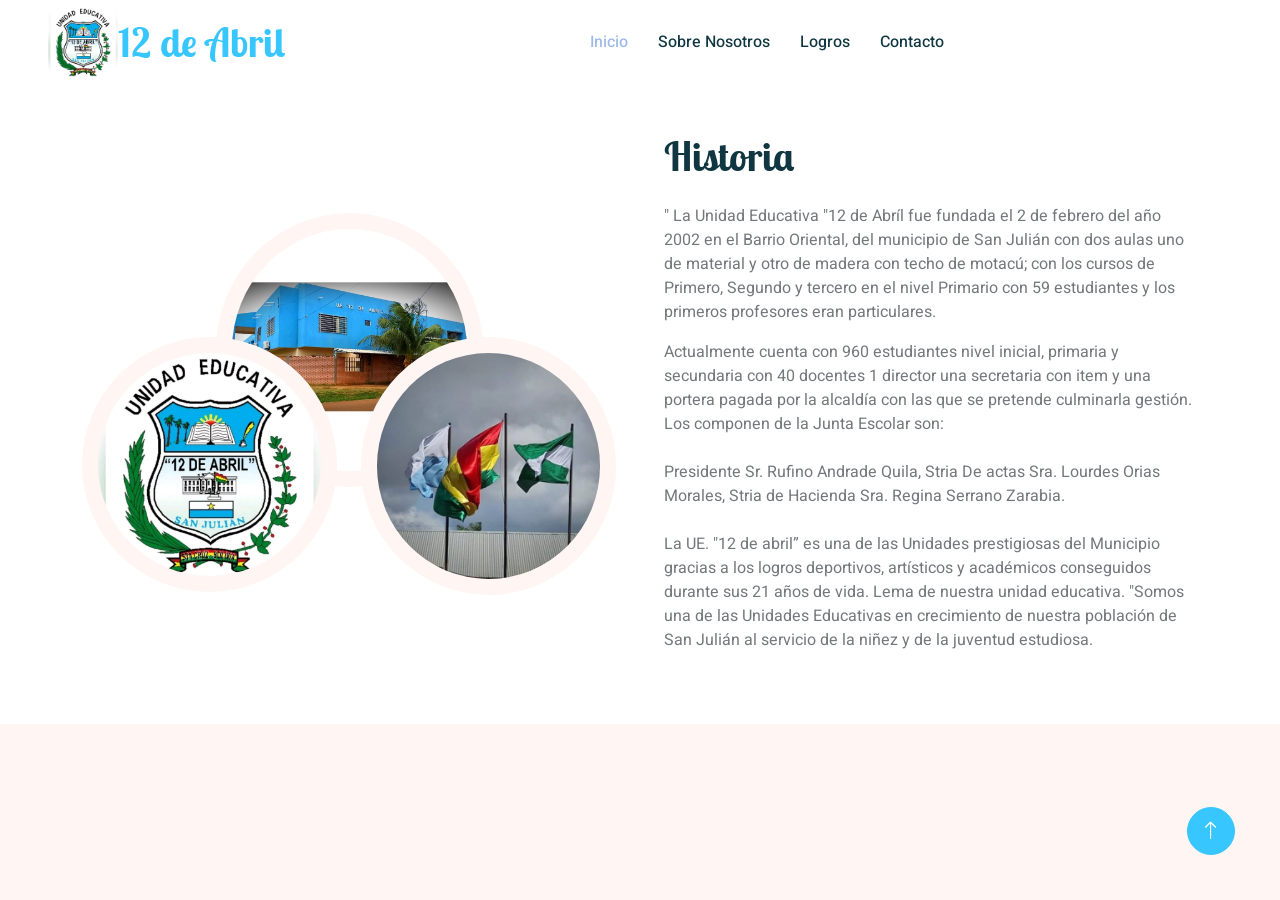
<file: index.html>
<!DOCTYPE html>
<html lang="es">

<head>
  <meta charset="utf-8">
  <title>UE 12 de Abril</title>
  <meta content="width=device-width, initial-scale=1.0" name="viewport">
  <meta name="robots" content="index, follow" />
  <meta property="og:locale" content="es_BO" />
  <meta property="og:type" content="website" />
  <meta name="author" content="Janet y Elizabeth" />
  <meta name="description" content="Web institucional de la UE 12 de abril" />
  <meta property="og:description" content="Web institucional de la UE 12 de abril" />
  <meta property="og:url" content="https://ue12abril.web.app/" />
  <meta property="og:title" content="UE 12 de abril" />

  <meta property="og:image:type" content="image/jpg" />
  <meta property="og:image:height" content="715" />
  <meta property="og:image:width" content="715" />
  <meta property="og:image"
    content="https://res.cloudinary.com/juanvladimir13/image/upload/v1730727823/escudo_wwsnna.jpg" />

  <!-- Favicon -->
  <link href="img/favicon.ico" rel="icon">

  <!-- Google Web Fonts -->
  <link rel="preconnect" href="https://fonts.googleapis.com">
  <link rel="preconnect" href="https://fonts.gstatic.com" crossorigin>
  <link
    href="https://fonts.googleapis.com/css2?family=Heebo:wght@400;500;600&family=Inter:wght@600&family=Lobster+Two:wght@700&display=swap"
    rel="stylesheet">

  <!-- Icon Font Stylesheet -->
  <link href="https://cdnjs.cloudflare.com/ajax/libs/font-awesome/5.10.0/css/all.min.css" rel="stylesheet">
  <link href="https://cdn.jsdelivr.net/npm/bootstrap-icons@1.4.1/font/bootstrap-icons.css" rel="stylesheet">

  <!-- Libraries Stylesheet -->
  <link href="/lib/animate/animate.min.css" rel="stylesheet">
  <link href="/lib/owlcarousel/assets/owl.carousel.min.css" rel="stylesheet">

  <!-- Customized Bootstrap Stylesheet -->
  <link href="/css/bootstrap.min.css" rel="stylesheet">

  <!-- Template Stylesheet -->
  <link href="/css/style.css" rel="stylesheet">
</head>

<body>
  <div class="container-xxl bg-white p-0">
    <!-- Navbar Start -->
    <nav class="navbar navbar-expand-lg bg-white navbar-light sticky-top px-4 px-lg-5 py-lg-0">
      <img src="img/escudo.jpg" width="70" height="70" alt="" srcset="">
      <a href="index.html" class="navbar-brand">

        <h1 class="m-0 text-primary">12 de Abril</h1>
      </a>
      <button type="button" class="navbar-toggler" data-bs-toggle="collapse" data-bs-target="#navbarCollapse">
        <span class="navbar-toggler-icon"></span>
      </button>
      <div class="collapse navbar-collapse" id="navbarCollapse">
        <div class="navbar-nav mx-auto">
          <a href="index.html" class="nav-item nav-link active">Inicio</a>
          <a href="about.html" class="nav-item nav-link">Sobre Nosotros</a>
          <a href="classes.html" class="nav-item nav-link">Logros</a>
          <a href="contact.html" class="nav-item nav-link">Contacto</a>
        </div>
      </div>
    </nav>
    <!-- Navbar End -->

    <!-- About Start -->
    <div class="container-xxl py-5">
      <div class="container">
        <div class="row g-5 align-items-center">
          <div class="col-lg-6 about-img wow " data-wow-delay="0.5s">
            <div class="row">
              <div class="col-12 text-center">
                <img class="img-fluid w-50 rounded-circle bg-light p-3" src="img/modulo12.jpg" alt="">
              </div>
              <div class="col-6 text-start" style="margin-top: -150px;">
                <img class="img-fluid w-100 rounded-circle bg-light p-3" src="img/escudo.jpg" alt="">
              </div>
              <div class="col-6 text-end" style="margin-top: -150px;">
                <img class="img-fluid w-100 rounded-circle bg-light p-3" src="img/bandera3.jpg" alt="">
              </div>
            </div>
          </div>
          <div class="col-lg-6 wow" data-wow-delay="0.1s">
            <h1 class="mb-4">Historia</h1>
            <p>" La Unidad Educativa "12 de Abríl fue fundada el 2 de febrero del año 2002 en el Barrio
              Oriental, del municipio de San Julián con dos aulas uno de material y otro de madera con
              techo de motacú; con los cursos de Primero, Segundo y tercero en el nivel Primario con 59
              estudiantes y los primeros profesores eran particulares.</p>
            <p class="mb-4">Actualmente cuenta con 960 estudiantes nivel inicial, primaria y secundaria con
              40 docentes 1 director una secretaria con item y una portera pagada por la alcaldía con las
              que se pretende culminarla gestión. Los componen de la Junta Escolar son:</p>
            <p class="mb-4">Presidente Sr. Rufino Andrade Quila, Stria De actas Sra. Lourdes Orias Morales, Stria de
              Hacienda Sra. Regina Serrano Zarabia.
            </p>
            <p class="mb-4">La UE. "12 de abril” es una de las Unidades prestigiosas del Municipio gracias a los logros
              deportivos, artísticos y académicos conseguidos durante sus 21 años de vida. Lema de nuestra unidad
              educativa. "Somos una de las Unidades Educativas en crecimiento de nuestra población de San Julián al
              servicio de la niñez y de la juventud estudiosa. </p>

          </div>

        </div>
      </div>
    </div>
    <!-- About End -->

    <!-- Back to Top -->
    <a href="#" class="btn btn-lg btn-primary btn-lg-square back-to-top"><i class="bi bi-arrow-up"></i></a>
  </div>

  <!-- JavaScript Libraries -->
  <script src="https://code.jquery.com/jquery-3.4.1.min.js"></script>
  <script src="https://cdn.jsdelivr.net/npm/bootstrap@5.0.0/dist/js/bootstrap.bundle.min.js"></script>
  <script src="/lib/wow/wow.min.js"></script>
  <script src="/lib/easing/easing.min.js"></script>
  <script src="/lib/waypoints/waypoints.min.js"></script>
  <script src="/lib/owlcarousel/owl.carousel.min.js"></script>

  <!-- Template Javascript -->
  <script src="/js/main.js"></script>
</body>

</html>
</file>
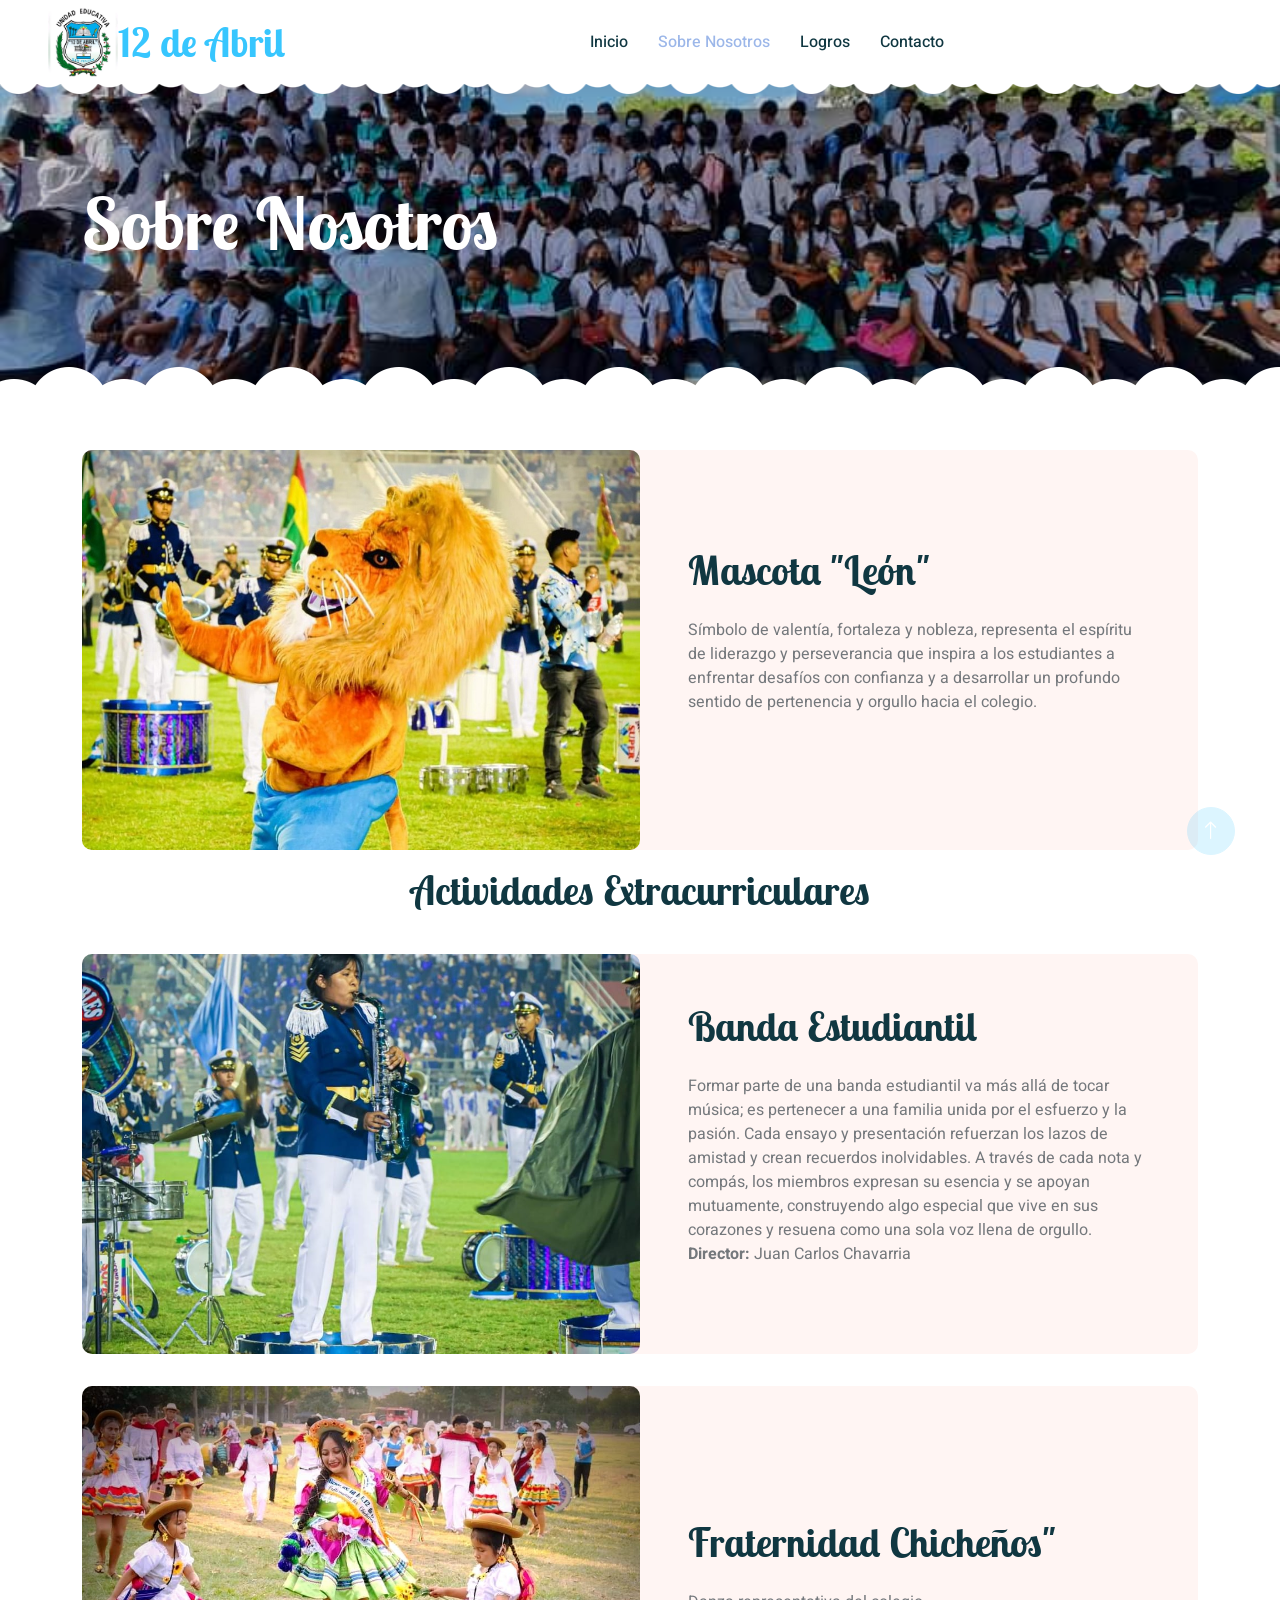
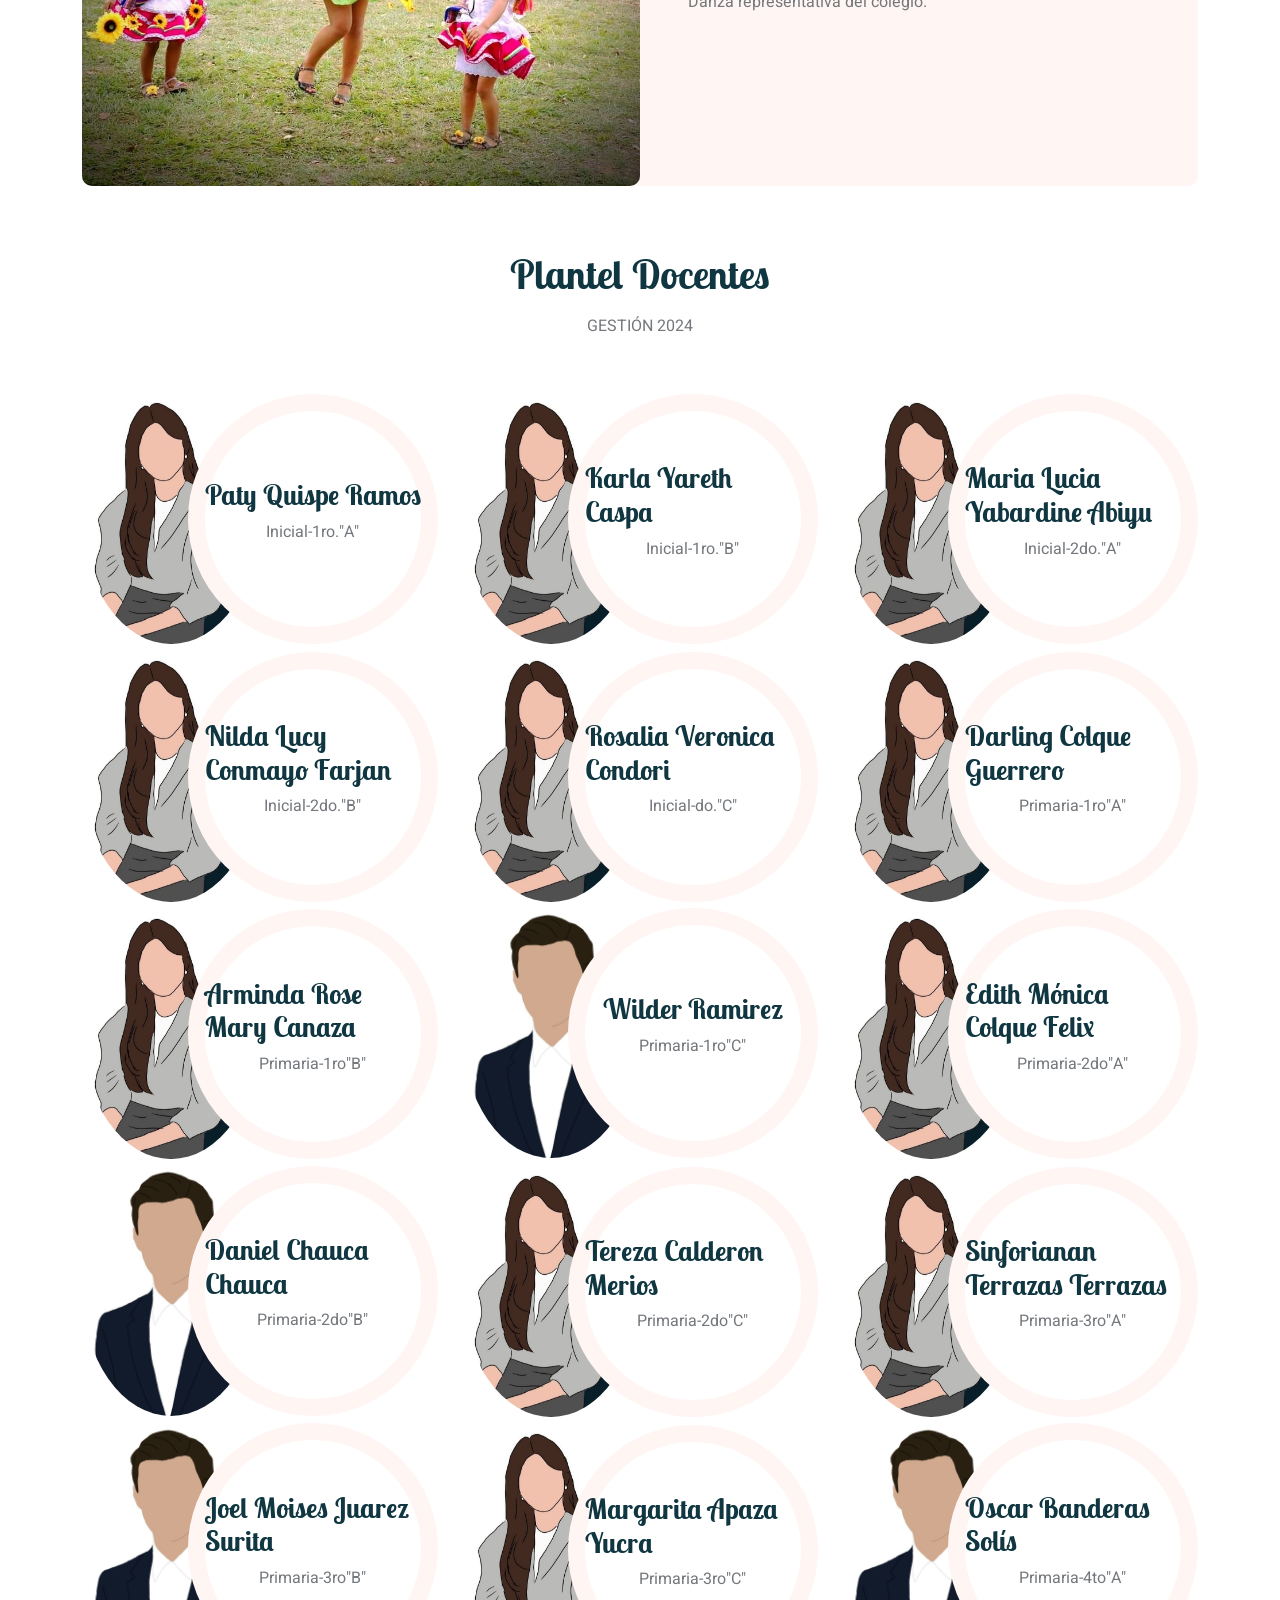
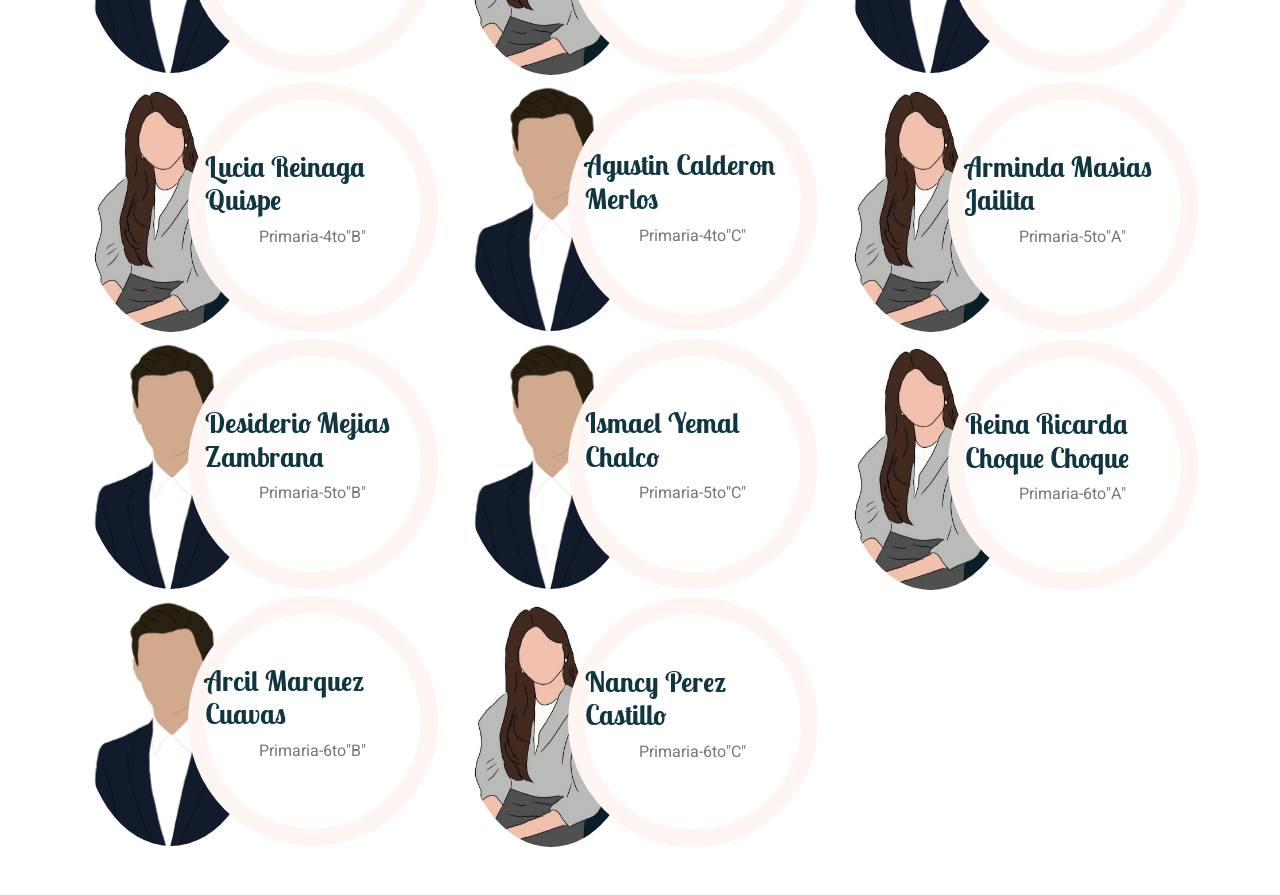
<file: about.html>
<!DOCTYPE html>
<html lang="es">

<head>
  <meta charset="utf-8">
  <title>UE 12 de Abril</title>
  <meta content="width=device-width, initial-scale=1.0" name="viewport">
  <!-- Favicon -->
  <link href="img/favicon.ico" rel="icon">
  <meta name="robots" content="index, follow" />
  <meta property="og:locale" content="es_BO" />
  <meta property="og:type" content="website" />
  <meta name="author" content="Janet y Elizabeth" />
  <meta name="description" content="Web institucional de la UE 12 de abril" />
  <meta property="og:description" content="Web institucional de la UE 12 de abril" />
  <meta property="og:url" content="https://ue12abril.web.app/" />
  <meta property="og:title" content="UE 12 de abril" />

  <meta property="og:image:type" content="image/jpg" />
  <meta property="og:image:height" content="715" />
  <meta property="og:image:width" content="715" />
  <meta property="og:image"
    content="https://res.cloudinary.com/juanvladimir13/image/upload/v1730727823/escudo_wwsnna.jpg" />
  <!-- Google Web Fonts -->
  <link rel="preconnect" href="https://fonts.googleapis.com">
  <link rel="preconnect" href="https://fonts.gstatic.com" crossorigin>
  <link
    href="https://fonts.googleapis.com/css2?family=Heebo:wght@400;500;600&family=Inter:wght@600&family=Lobster+Two:wght@700&display=swap"
    rel="stylesheet">

  <!-- Icon Font Stylesheet -->
  <link href="https://cdnjs.cloudflare.com/ajax/libs/font-awesome/5.10.0/css/all.min.css" rel="stylesheet">
  <link href="https://cdn.jsdelivr.net/npm/bootstrap-icons@1.4.1/font/bootstrap-icons.css" rel="stylesheet">

  <!-- Libraries Stylesheet -->
  <link href="/lib/animate/animate.min.css" rel="stylesheet">
  <link href="/lib/owlcarousel/assets/owl.carousel.min.css" rel="stylesheet">

  <!-- Customized Bootstrap Stylesheet -->
  <link href="/css/bootstrap.min.css" rel="stylesheet">

  <!-- Template Stylesheet -->
  <link href="/css/style.css" rel="stylesheet">
</head>

<body>
  <div class="container-xxl bg-white p-0">
    <!-- Navbar Start -->
    <nav class="navbar navbar-expand-lg bg-white navbar-light sticky-top px-4 px-lg-5 py-lg-0">
      <img src="img/escudo.jpg" width="70" height="70" alt="" srcset="">
      <a href="index.html" class="navbar-brand">

        <h1 class="m-0 text-primary">12 de Abril</h1>
      </a>
      <button type="button" class="navbar-toggler" data-bs-toggle="collapse" data-bs-target="#navbarCollapse">
        <span class="navbar-toggler-icon"></span>
      </button>
      <div class="collapse navbar-collapse" id="navbarCollapse">
        <div class="navbar-nav mx-auto">
          <a href="index.html" class="nav-item nav-link">Inicio</a>
          <a href="about.html" class="nav-item nav-link active">Sobre Nosotros</a>
          <a href="classes.html" class="nav-item nav-link">Logros</a>
          <a href="contact.html" class="nav-item nav-link">Contacto</a>
        </div>
      </div>
    </nav>
    <!-- Navbar End -->


    <!-- Page Header End -->
    <div class="container-xxl py-5 page-header position-relative mb-5">
      <div class="container py-5">
        <h1 class="display-2 text-white animated slideInDown mb-4">Sobre Nosotros</h1>
      </div>
    </div>
    <!-- Page Header End -->

    <!-- Call To Action Start -->
    <div class="container-xxl py-3">
      <div class="container">
        <div class="bg-light rounded">
          <div class="row g-0">
            <div class="col-lg-6 wow fadeIn" data-wow-delay="0.1s" style="min-height: 400px;">
              <div class="position-relative h-100">
                <img class="position-absolute w-100 h-100 rounded" src="img/mascotadelcolegio.jpg"
                  style="object-fit: cover;">
              </div>
            </div>
            <div class="col-lg-6 wow fadeIn" data-wow-delay="0.5s">
              <div class="h-100 d-flex flex-column justify-content-center p-5">
                <h1 class="mb-4">Mascota "León"</h1>
                <p class="mb-4">Símbolo de valentía, fortaleza y nobleza, representa el espíritu de
                  liderazgo y perseverancia que inspira a los estudiantes a enfrentar desafíos con
                  confianza y a desarrollar un profundo sentido de pertenencia y orgullo hacia el
                  colegio.</p>
                </p>
              </div>
            </div>
          </div>
        </div>
      </div>
    </div>
    <!-- Call To Action End -->
    <h1 class="mb-4 text-center mb-0">Actividades Extracurriculares</h1>
    <!-- Call To Action Start -->
    <div class="container-xxl py-3">
      <div class="container">
        <div class="bg-light rounded">
          <div class="row g-0">
            <div class="col-lg-6 wow fadeIn" data-wow-delay="0.1s" style="min-height: 400px;">
              <div class="position-relative h-100">
                <img class="position-absolute w-100 h-100 rounded" src="img/bandas2024.jpg" style="object-fit: cover;">
              </div>
            </div>
            <div class="col-lg-6 wow fadeIn" data-wow-delay="0.5s">
              <div class="h-100 d-flex flex-column justify-content-center p-5">
                <h1 class="mb-4">Banda Estudiantil</h1>
                <p class="mb-4">Formar parte de una banda estudiantil va más allá de tocar música; es
                  pertenecer a una familia unida por el esfuerzo y la pasión. Cada ensayo y
                  presentación refuerzan los lazos de amistad y crean recuerdos inolvidables. A través
                  de cada nota y compás, los miembros expresan su esencia y se apoyan mutuamente,
                  construyendo algo especial que vive en sus corazones y resuena como una sola voz
                  llena de orgullo. <strong>Director: </strong> Juan Carlos Chavarria
                </p>
                </p>
              </div>
            </div>
          </div>
        </div>
      </div>
    </div>
    <!-- Call To Action End -->


    <!-- Call To Action Start -->
    <div class="container-xxl py-3">
      <div class="container">
        <div class="bg-light rounded">
          <div class="row g-0">
            <div class="col-lg-6 wow fadeIn" data-wow-delay="0.1s" style="min-height: 400px;">
              <div class="position-relative h-100">
                <img class="position-absolute w-100 h-100 rounded" src="img/chichenio.jpg" style="object-fit: cover;">
              </div>
            </div>
            <div class="col-lg-6 wow fadeIn" data-wow-delay="0.5s">
              <div class="h-100 d-flex flex-column justify-content-center p-5">
                <h1 class="mb-4">Fraternidad Chicheños"</h1>
                <p class="mb-4">Danza representativa del colegio.</p>
                </p>
              </div>
            </div>
          </div>
        </div>
      </div>
    </div>
    <!-- Call To Action End -->

    <!-- Team Start -->
    <div class="container-xxl py-5">
      <div class="container">
        <div class="text-center mx-auto mb-5 wow " data-wow-delay="0.1s" style="max-width: 600px;">
          <h1 class="mb-3">Plantel Docentes</h1>
          <p>GESTIÓN 2024</p>
        </div>
        <div class="row g-4">
          <div class="col-lg-4 col-md-6 wow " data-wow-delay="0.1s">
            <div class="team-item position-relative">
              <img class="img-fluid rounded-circle w-50" src="img/Maestra.jpg" alt="">
              <div class="team-text">
                <h3>Paty Quispe Ramos</h3>
                <p>Inicial-1ro."A"</p>

              </div>
            </div>
          </div>
          <div class="col-lg-4 col-md-6 wow " data-wow-delay="0.3s">
            <div class="team-item position-relative">
              <img class="img-fluid rounded-circle w-50" src="img/Maestra.jpg" alt="">
              <div class="team-text">
                <h3>Karla Yareth Caspa</h3>
                <p>Inicial-1ro."B"</p>

              </div>
            </div>
          </div>
          <div class="col-lg-4 col-md-6 wow " data-wow-delay="0.5s">
            <div class="team-item position-relative">
              <img class="img-fluid rounded-circle w-50" src="img/Maestra.jpg" alt="">
              <div class="team-text">
                <h3>Maria Lucia Yabardine Abiyu</h3>
                <p>Inicial-2do."A"</p>

              </div>
            </div>
          </div>
        </div>
        <div class="row g-4">
          <div class="col-lg-4 col-md-6 wow " data-wow-delay="0.1s">
            <div class="team-item position-relative">
              <img class="img-fluid rounded-circle w-50" src="img/Maestra.jpg" alt="">
              <div class="team-text">
                <h3>Nilda Lucy Conmayo Farjan</h3>
                <p>Inicial-2do."B"</p>

              </div>
            </div>
          </div>
          <div class="col-lg-4 col-md-6 wow " data-wow-delay="0.3s">
            <div class="team-item position-relative">
              <img class="img-fluid rounded-circle w-50" src="img/Maestra.jpg" alt="">
              <div class="team-text">
                <h3>Rosalia Veronica Condori</h3>
                <p>Inicial-do."C"</p>

              </div>
            </div>
          </div>
          <div class="col-lg-4 col-md-6 wow " data-wow-delay="0.5s">
            <div class="team-item position-relative">
              <img class="img-fluid rounded-circle w-50" src="img/Maestra.jpg" alt="">
              <div class="team-text">
                <h3>Darling Colque Guerrero</h3>
                <p>Primaria-1ro"A"</p>

              </div>
            </div>
          </div>
        </div>
        <div class="row g-4">
          <div class="col-lg-4 col-md-6 wow " data-wow-delay="0.1s">
            <div class="team-item position-relative">
              <img class="img-fluid rounded-circle w-50" src="img/Maestra.jpg" alt="">
              <div class="team-text">
                <h3>Arminda Rose Mary Canaza</h3>
                <p>Primaria-1ro"B"</p>

              </div>
            </div>
          </div>
          <div class="col-lg-4 col-md-6 wow " data-wow-delay="0.3s">
            <div class="team-item position-relative">
              <img class="img-fluid rounded-circle w-50" src="img/profesor.jpg" alt="">
              <div class="team-text">
                <h3>Wilder Ramirez</h3>
                <p>Primaria-1ro"C" </p>

              </div>
            </div>
          </div>
          <div class="col-lg-4 col-md-6 wow " data-wow-delay="0.5s">
            <div class="team-item position-relative">
              <img class="img-fluid rounded-circle w-50" src="img/Maestra.jpg" alt="">
              <div class="team-text">
                <h3>Edith Mónica Colque Felix</h3>
                <p>Primaria-2do"A"</p>

              </div>
            </div>
          </div>
        </div>
        <div class="row g-4">
          <div class="col-lg-4 col-md-6 wow " data-wow-delay="0.1s">
            <div class="team-item position-relative">
              <img class="img-fluid rounded-circle w-50" src="img/profesor.jpg" alt="">
              <div class="team-text">
                <h3>Daniel Chauca Chauca</h3>
                <p>Primaria-2do"B"</p>

              </div>
            </div>
          </div>
          <div class="col-lg-4 col-md-6 wow " data-wow-delay="0.3s">
            <div class="team-item position-relative">
              <img class="img-fluid rounded-circle w-50" src="img/Maestra.jpg" alt="">
              <div class="team-text">
                <h3>Tereza Calderon Merios</h3>
                <p>Primaria-2do"C"</p>

              </div>
            </div>
          </div>
          <div class="col-lg-4 col-md-6 wow " data-wow-delay="0.5s">
            <div class="team-item position-relative">
              <img class="img-fluid rounded-circle w-50" src="img/Maestra.jpg" alt="">
              <div class="team-text">
                <h3>Sinforianan Terrazas Terrazas</h3>
                <p>Primaria-3ro"A"</p>

              </div>
            </div>
          </div>
        </div>
        <div class="row g-4">
          <div class="col-lg-4 col-md-6 wow " data-wow-delay="0.1s">
            <div class="team-item position-relative">
              <img class="img-fluid rounded-circle w-50" src="img/profesor.jpg" alt="">
              <div class="team-text">
                <h3>Joel Moises Juarez Surita</h3>
                <p>Primaria-3ro"B"</p>

              </div>
            </div>
          </div>
          <div class="col-lg-4 col-md-6 wow " data-wow-delay="0.3s">
            <div class="team-item position-relative">
              <img class="img-fluid rounded-circle w-50" src="img/Maestra.jpg" alt="">
              <div class="team-text">
                <h3>Margarita Apaza Yucra</h3>
                <p>Primaria-3ro"C"</p>

              </div>
            </div>
          </div>
          <div class="col-lg-4 col-md-6 wow " data-wow-delay="0.5s">
            <div class="team-item position-relative">
              <img class="img-fluid rounded-circle w-50" src="img/profesor.jpg" alt="">
              <div class="team-text">
                <h3>Oscar Banderas Solís</h3>
                <p>Primaria-4to"A"</p>

              </div>
            </div>
          </div>
        </div>
        <div class="row g-4">
          <div class="col-lg-4 col-md-6 wow " data-wow-delay="0.1s">
            <div class="team-item position-relative">
              <img class="img-fluid rounded-circle w-50" src="img/Maestra.jpg" alt="">
              <div class="team-text">
                <h3>Lucia Reinaga Quispe</h3>
                <p>Primaria-4to"B"</p>

              </div>
            </div>
          </div>
          <div class="col-lg-4 col-md-6 wow " data-wow-delay="0.3s">
            <div class="team-item position-relative">
              <img class="img-fluid rounded-circle w-50" src="img/profesor.jpg" alt="">
              <div class="team-text">
                <h3>Agustin Calderon Merlos</h3>
                <p>Primaria-4to"C"</p>

              </div>
            </div>
          </div>
          <div class="col-lg-4 col-md-6 wow " data-wow-delay="0.5s">
            <div class="team-item position-relative">
              <img class="img-fluid rounded-circle w-50" src="img/Maestra.jpg" alt="">
              <div class="team-text">
                <h3>Arminda Masias Jailita</h3>
                <p>Primaria-5to"A"</p>

              </div>
            </div>
          </div>
        </div>
        <div class="row g-4">
          <div class="col-lg-4 col-md-6 wow " data-wow-delay="0.1s">
            <div class="team-item position-relative">
              <img class="img-fluid rounded-circle w-50" src="img/profesor.jpg" alt="">
              <div class="team-text">
                <h3>Desiderio Mejias Zambrana</h3>
                <p>Primaria-5to"B"</p>

              </div>
            </div>
          </div>
          <div class="col-lg-4 col-md-6 wow " data-wow-delay="0.3s">
            <div class="team-item position-relative">
              <img class="img-fluid rounded-circle w-50" src="img/profesor.jpg" alt="">
              <div class="team-text">
                <h3>Ismael Yemal Chalco</h3>
                <p>Primaria-5to"C"</p>

              </div>
            </div>
          </div>
          <div class="col-lg-4 col-md-6 wow " data-wow-delay="0.5s">
            <div class="team-item position-relative">
              <img class="img-fluid rounded-circle w-50" src="img/Maestra.jpg" alt="">
              <div class="team-text">
                <h3>Reina Ricarda Choque Choque</h3>
                <p>Primaria-6to"A"</p>

              </div>
            </div>
          </div>
        </div>
        <div class="row g-4">
          <div class="col-lg-4 col-md-6 wow " data-wow-delay="0.1s">
            <div class="team-item position-relative">
              <img class="img-fluid rounded-circle w-50" src="img/profesor.jpg" alt="">
              <div class="team-text">
                <h3>Arcil Marquez Cuavas</h3>
                <p>Primaria-6to"B"</p>

              </div>
            </div>
          </div>
          <div class="col-lg-4 col-md-6 wow " data-wow-delay="0.3s">
            <div class="team-item position-relative">
              <img class="img-fluid rounded-circle w-50" src="img/Maestra.jpg" alt="">
              <div class="team-text">
                <h3>Nancy Perez Castillo</h3>
                <p>Primaria-6to"C"</p>

              </div>
            </div>
          </div>
        </div>
      </div>
    </div>
    <!-- Team End -->

    <!-- Back to Top -->
    <a href="#" class="btn btn-lg btn-primary btn-lg-square back-to-top"><i class="bi bi-arrow-up"></i></a>
  </div>

  <!-- JavaScript Libraries -->
  <script src="https://code.jquery.com/jquery-3.4.1.min.js"></script>
  <script src="https://cdn.jsdelivr.net/npm/bootstrap@5.0.0/dist/js/bootstrap.bundle.min.js"></script>
  <script src="/lib/wow/wow.min.js"></script>
  <script src="/lib/easing/easing.min.js"></script>
  <script src="/lib/waypoints/waypoints.min.js"></script>
  <script src="/lib/owlcarousel/owl.carousel.min.js"></script>

  <!-- Template Javascript -->
  <script src="/js/main.js"></script>
</body>

</html>
</file>
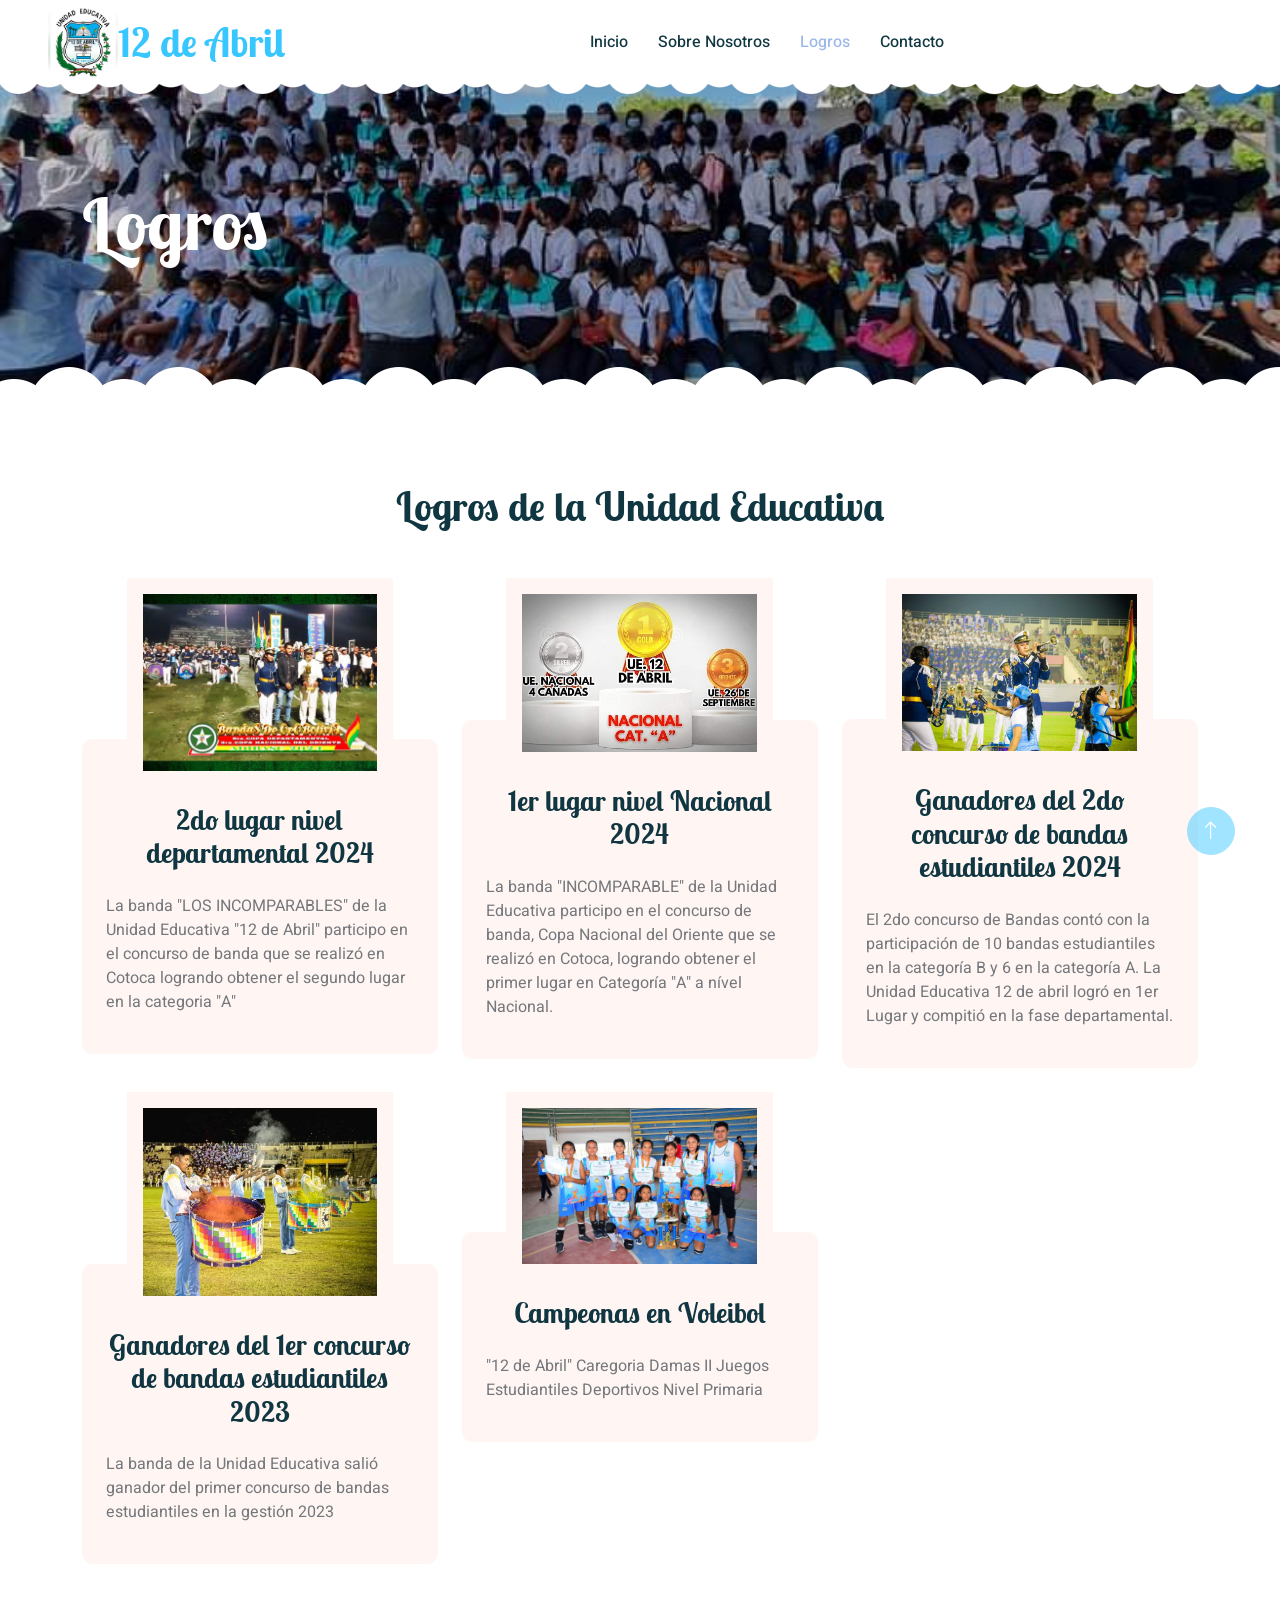
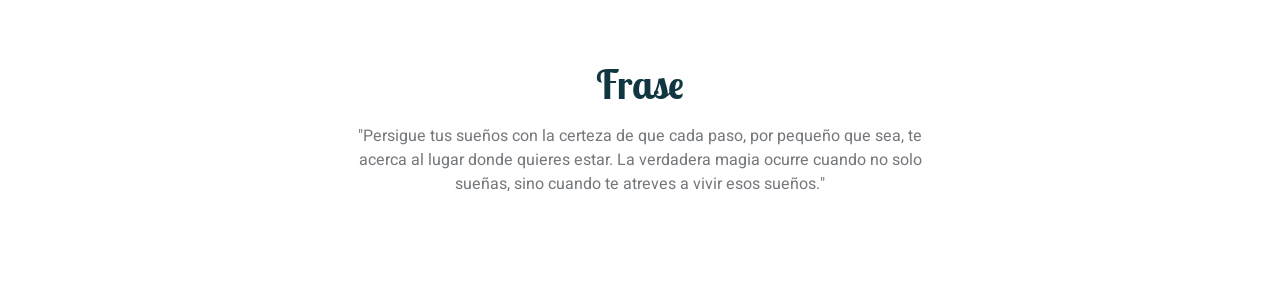
<file: classes.html>
<!DOCTYPE html>
<html lang="es">

<head>
  <meta charset="utf-8">
  <title>UE 12 de Abril</title>
  <meta content="width=device-width, initial-scale=1.0" name="viewport">
  <meta name="robots" content="index, follow" />
  <meta property="og:locale" content="es_BO" />
  <meta property="og:type" content="website" />
  <meta name="author" content="Janet y Elizabeth" />
  <meta name="description" content="Web institucional de la UE 12 de abril" />
  <meta property="og:description" content="Web institucional de la UE 12 de abril" />
  <meta property="og:url" content="https://ue12abril.web.app/" />
  <meta property="og:title" content="UE 12 de abril" />

  <meta property="og:image:type" content="image/jpg" />
  <meta property="og:image:height" content="715" />
  <meta property="og:image:width" content="715" />
  <meta property="og:image"
    content="https://res.cloudinary.com/juanvladimir13/image/upload/v1730727823/escudo_wwsnna.jpg" />

  <!-- Favicon -->
  <link href="img/favicon.ico" rel="icon">

  <!-- Google Web Fonts -->
  <link rel="preconnect" href="https://fonts.googleapis.com">
  <link rel="preconnect" href="https://fonts.gstatic.com" crossorigin>
  <link
    href="https://fonts.googleapis.com/css2?family=Heebo:wght@400;500;600&family=Inter:wght@600&family=Lobster+Two:wght@700&display=swap"
    rel="stylesheet">

  <!-- Icon Font Stylesheet -->
  <link href="https://cdnjs.cloudflare.com/ajax/libs/font-awesome/5.10.0/css/all.min.css" rel="stylesheet">
  <link href="https://cdn.jsdelivr.net/npm/bootstrap-icons@1.4.1/font/bootstrap-icons.css" rel="stylesheet">

  <!-- Libraries Stylesheet -->
  <link href="/lib/animate/animate.min.css" rel="stylesheet">
  <link href="/lib/owlcarousel/assets/owl.carousel.min.css" rel="stylesheet">

  <!-- Customized Bootstrap Stylesheet -->
  <link href="/css/bootstrap.min.css" rel="stylesheet">

  <!-- Template Stylesheet -->
  <link href="/css/style.css" rel="stylesheet">
</head>

<body>
  <div class="container-xxl bg-white p-0">
    <!-- Navbar Start -->
    <nav class="navbar navbar-expand-lg bg-white navbar-light sticky-top px-4 px-lg-5 py-lg-0">
      <img src="img/escudo.jpg" width="70" height="70" alt="" srcset="">
      <a href="index.html" class="navbar-brand">

        <h1 class="m-0 text-primary">12 de Abril</h1>
      </a>
      <button type="button" class="navbar-toggler" data-bs-toggle="collapse" data-bs-target="#navbarCollapse">
        <span class="navbar-toggler-icon"></span>
      </button>
      <div class="collapse navbar-collapse" id="navbarCollapse">
        <div class="navbar-nav mx-auto">
          <a href="index.html" class="nav-item nav-link">Inicio</a>
          <a href="about.html" class="nav-item nav-link">Sobre Nosotros</a>
          <a href="classes.html" class="nav-item nav-link active">Logros</a>
          <a href="contact.html" class="nav-item nav-link">Contacto</a>
        </div>
      </div>
    </nav>
    <!-- Navbar End -->


    <!-- Page Header End -->
    <div class="container-xxl py-5 page-header position-relative mb-5">
      <div class="container py-5">
        <h1 class="display-2 text-white animated slideInDown mb-4">Logros</h1>
        <nav aria-label="breadcrumb animated slideInDown">
        </nav>
      </div>
    </div>
    <!-- Page Header End -->


    <!-- Classes Start -->
    <div class="container-xxl py-5">
      <div class="container">
        <div class="text-center mx-auto mb-5 wow " data-wow-delay="0.1s" style="max-width: 600px;">
          <h1 class="mb-3">Logros de la Unidad Educativa</h1>
          <p></p>
        </div>
        <div class="row g-4">
          <div class="col-lg-4 col-md-6 wow " data-wow-delay="0.1s">
            <div class="classes-item">
              <div class="bg-light w-75 mx-auto p-3">
                <img class="img-fluid" src="img/ganador2024.jpg" alt="">
              </div>
              <div class="bg-light rounded p-4 pt-5 mt-n5">
                <a class="d-block text-center h3 mt-3 mb-4" href="">2do lugar nivel departamental
                  2024</a>

                <p>La banda "LOS INCOMPARABLES" de la Unidad Educativa "12 de Abril" participo en el
                  concurso de banda que se realizó en Cotoca logrando obtener el segundo lugar en la
                  categoria "A"</p>
              </div>
            </div>
          </div>
          <div class="col-lg-4 col-md-6 wow " data-wow-delay="0.3s">
            <div class="classes-item">
              <div class="bg-light w-75 mx-auto p-3">
                <img class="img-fluid" src="img/1erlugarbanda.jpg" alt="">
              </div>
              <div class="bg-light rounded p-4 pt-5 mt-n5">
                <a class="d-block text-center h3 mt-3 mb-4" href="">1er lugar nivel Nacional 2024</a>
                <p>La banda "INCOMPARABLE" de la Unidad Educativa participo en el concurso de banda,
                  Copa Nacional del Oriente que se realizó en Cotoca, logrando obtener el primer lugar
                  en Categoría "A" a nível Nacional. </p>
              </div>
            </div>
          </div>

          <div class="col-lg-4 col-md-6 wow " data-wow-delay="0.3s">
            <div class="classes-item">
              <div class="bg-light w-75 mx-auto p-3">
                <img class="img-fluid" src="img/banda2024.jpg" alt="">
              </div>
              <div class="bg-light rounded p-4 pt-5 mt-n5">
                <a class="d-block text-center h3 mt-3 mb-4" href="">Ganadores del 2do concurso de bandas
                  estudiantiles 2024</a>
                <p>El 2do concurso de Bandas contó con la participación de 10 bandas estudiantiles en la
                  categoría B y 6 en la categoría A.
                  La Unidad Educativa 12 de abril logró en 1er Lugar y compitió en la fase
                  departamental.</p>
              </div>
            </div>
          </div>

          <div class="col-lg-4 col-md-6 wow " data-wow-delay="0.3s">
            <div class="classes-item">
              <div class="bg-light w-75 mx-auto p-3">
                <img class="img-fluid" src="img/bandaimcomparable2023.jpg" alt="">
              </div>
              <div class="bg-light rounded p-4 pt-5 mt-n5">
                <a class="d-block text-center h3 mt-3 mb-4" href="">Ganadores del 1er concurso de bandas
                  estudiantiles 2023</a>
                <p>La banda de la Unidad Educativa salió ganador del primer concurso de bandas
                  estudiantiles en la gestión 2023</p>
              </div>
            </div>
          </div>

          <div class="col-lg-4 col-md-6 wow " data-wow-delay="0.3s">
            <div class="classes-item">
              <div class="bg-light w-75 mx-auto p-3">
                <img class="img-fluid" src="img/olimpiadas2023ganadorasvolibol.jpg" alt="">
              </div>
              <div class="bg-light rounded p-4 pt-5 mt-n5">
                <a class="d-block text-center h3 mt-3 mb-4" href="">Campeonas en Voleibol</a>
                <p>"12 de Abril" Caregoria Damas II Juegos Estudiantiles Deportivos Nivel Primaria </p>
              </div>
            </div>
          </div>
        </div>
      </div>
    </div>
    <!-- Classes End -->

    <!-- Testimonial Start -->
    <div class="container-xxl py-5">
      <div class="container">
        <div class="text-center mx-auto mb-5 wow " data-wow-delay="0.1s" style="max-width: 600px;">
          <h1 class="mb-3">Frase</h1>
          <p>"Persigue tus sueños con la certeza de que cada paso, por pequeño que sea, te acerca al lugar
            donde quieres estar. La verdadera magia ocurre cuando no solo sueñas, sino cuando te atreves a
            vivir esos sueños."</p>
        </div>
      </div>
    </div>
    <!-- Testimonial End -->

    <!-- Back to Top -->
    <a href="#" class="btn btn-lg btn-primary btn-lg-square back-to-top"><i class="bi bi-arrow-up"></i></a>
  </div>

  <!-- JavaScript Libraries -->
  <script src="https://code.jquery.com/jquery-3.4.1.min.js"></script>
  <script src="https://cdn.jsdelivr.net/npm/bootstrap@5.0.0/dist/js/bootstrap.bundle.min.js"></script>
  <script src="/lib/wow/wow.min.js"></script>
  <script src="/lib/easing/easing.min.js"></script>
  <script src="/lib/waypoints/waypoints.min.js"></script>
  <script src="/lib/owlcarousel/owl.carousel.min.js"></script>

  <!-- Template Javascript -->
  <script src="/js/main.js"></script>
</body>

</html>
</file>
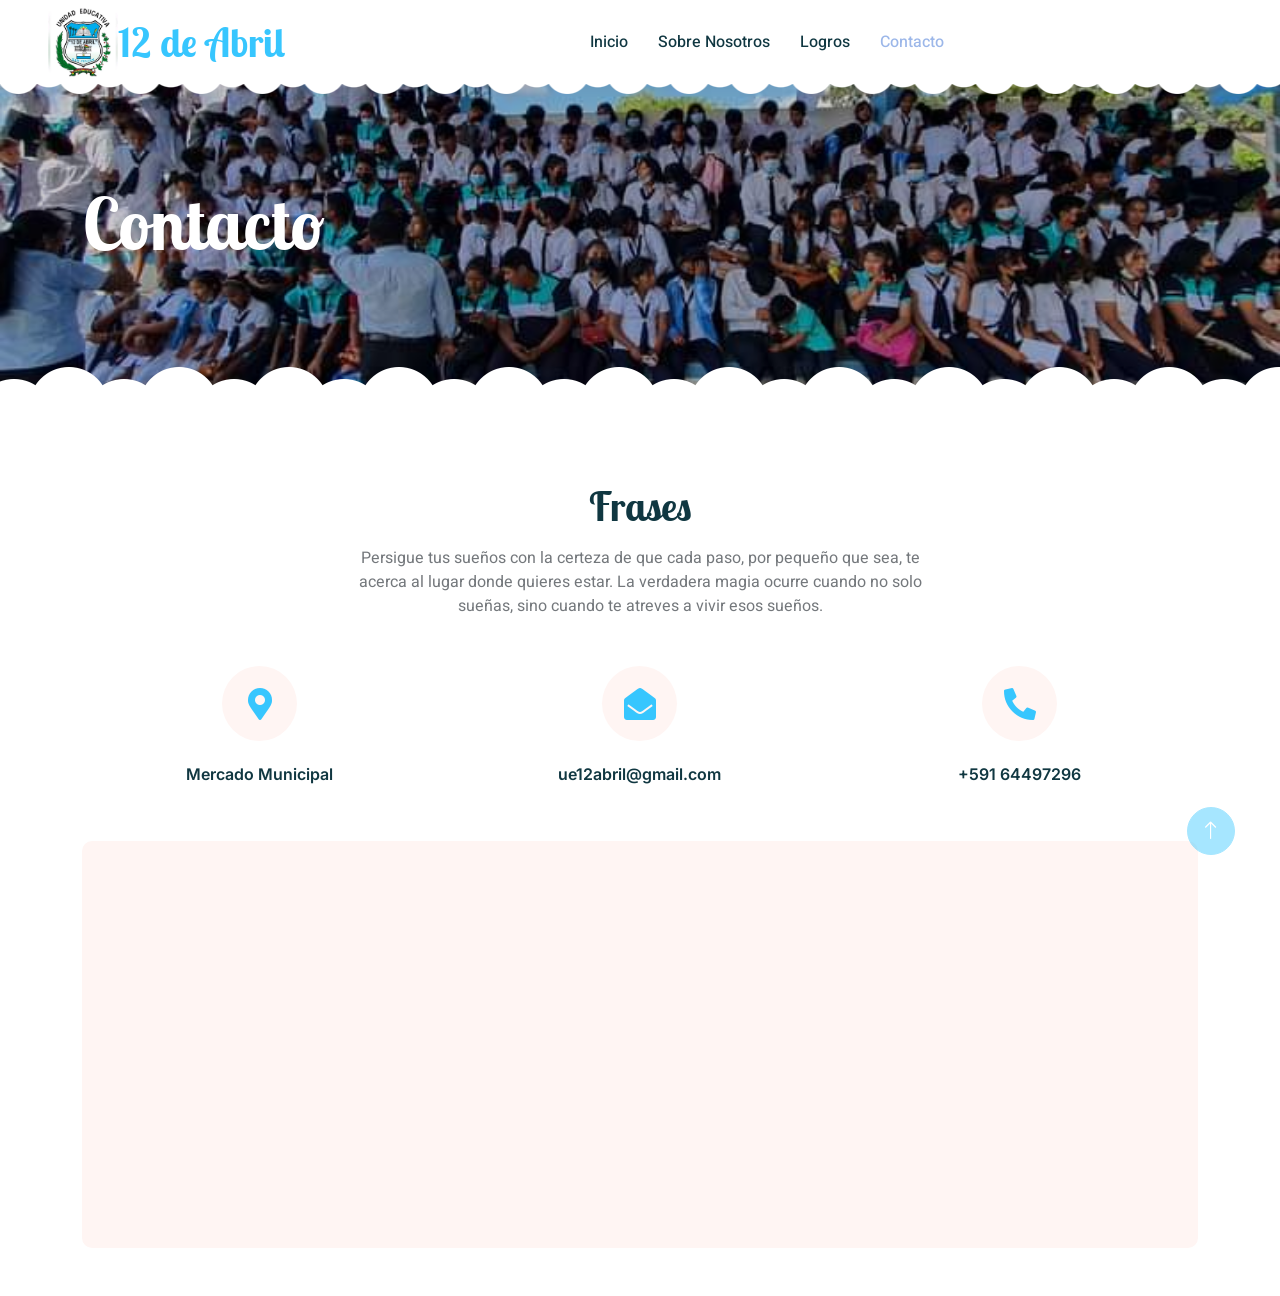
<file: contact.html>
<!DOCTYPE html>
<html lang="es">

<head>
  <meta charset="utf-8">
  <title>UE 12 de Abril</title>
  <meta content="width=device-width, initial-scale=1.0" name="viewport">
  <meta name="robots" content="index, follow" />
  <meta property="og:locale" content="es_BO" />
  <meta property="og:type" content="website" />
  <meta name="author" content="Janet y Elizabeth" />
  <meta name="description" content="Web institucional de la UE 12 de abril" />
  <meta property="og:description" content="Web institucional de la UE 12 de abril" />
  <meta property="og:url" content="https://ue12abril.web.app/" />
  <meta property="og:title" content="UE 12 de abril" />

  <meta property="og:image:type" content="image/jpg" />
  <meta property="og:image:height" content="715" />
  <meta property="og:image:width" content="715" />
  <meta property="og:image"
    content="https://res.cloudinary.com/juanvladimir13/image/upload/v1730727823/escudo_wwsnna.jpg" />

  <!-- Favicon -->
  <link href="img/favicon.ico" rel="icon">

  <!-- Google Web Fonts -->
  <link rel="preconnect" href="https://fonts.googleapis.com">
  <link rel="preconnect" href="https://fonts.gstatic.com" crossorigin>
  <link
    href="https://fonts.googleapis.com/css2?family=Heebo:wght@400;500;600&family=Inter:wght@600&family=Lobster+Two:wght@700&display=swap"
    rel="stylesheet">

  <!-- Icon Font Stylesheet -->
  <link href="https://cdnjs.cloudflare.com/ajax/libs/font-awesome/5.10.0/css/all.min.css" rel="stylesheet">
  <link href="https://cdn.jsdelivr.net/npm/bootstrap-icons@1.4.1/font/bootstrap-icons.css" rel="stylesheet">

  <!-- Libraries Stylesheet -->
  <link href="/lib/animate/animate.min.css" rel="stylesheet">
  <link href="/lib/owlcarousel/assets/owl.carousel.min.css" rel="stylesheet">

  <!-- Customized Bootstrap Stylesheet -->
  <link href="/css/bootstrap.min.css" rel="stylesheet">

  <!-- Template Stylesheet -->
  <link href="/css/style.css" rel="stylesheet">
</head>

<body>
  <div class="container-xxl bg-white p-0">
    <!-- Navbar Start -->
    <nav class="navbar navbar-expand-lg bg-white navbar-light sticky-top px-4 px-lg-5 py-lg-0">
      <img src="img/escudo.jpg" width="70" height="70" alt="" srcset="">
      <a href="index.html" class="navbar-brand">

        <h1 class="m-0 text-primary">12 de Abril</h1>
      </a>
      <button type="button" class="navbar-toggler" data-bs-toggle="collapse" data-bs-target="#navbarCollapse">
        <span class="navbar-toggler-icon"></span>
      </button>
      <div class="collapse navbar-collapse" id="navbarCollapse">
        <div class="navbar-nav mx-auto">
          <a href="index.html" class="nav-item nav-link">Inicio</a>
          <a href="about.html" class="nav-item nav-link">Sobre Nosotros</a>
          <a href="classes.html" class="nav-item nav-link">Logros</a>
          <a href="contact.html" class="nav-item nav-link active">Contacto</a>
        </div>
      </div>
    </nav>
    <!-- Navbar End -->


    <!-- Page Header End -->
    <div class="container-xxl py-5 page-header position-relative mb-5">
      <div class="container py-5">
        <h1 class="display-2 text-white animated slideInDown mb-4">Contacto</h1>
      </div>
    </div>
    <!-- Page Header End -->


    <!-- Contact Start -->
    <div class="container-xxl py-5">
      <div class="container">
        <div class="text-center mx-auto mb-5 wow " data-wow-delay="0.1s" style="max-width: 600px;">
          <h1 class="mb-3">Frases</h1>
          <p>Persigue tus sueños con la certeza de que cada paso, por pequeño que sea, te acerca al lugar donde quieres
            estar. La verdadera magia ocurre cuando no solo sueñas, sino cuando te atreves a vivir esos sueños.</p>
        </div>
        <div class="row g-4 mb-5">
          <div class="col-md-6 col-lg-4 text-center wow " data-wow-delay="0.1s">
            <div class="bg-light rounded-circle d-inline-flex align-items-center justify-content-center mb-4"
              style="width: 75px; height: 75px;">
              <i class="fa fa-map-marker-alt fa-2x text-primary"></i>
            </div>
            <h6>Mercado Municipal</h6>
          </div>
          <div class="col-md-6 col-lg-4 text-center wow " data-wow-delay="0.3s">
            <div class="bg-light rounded-circle d-inline-flex align-items-center justify-content-center mb-4"
              style="width: 75px; height: 75px;">
              <i class="fa fa-envelope-open fa-2x text-primary"></i>
            </div>
            <h6>ue12abril@gmail.com</h6>
          </div>
          <div class="col-md-6 col-lg-4 text-center wow " data-wow-delay="0.5s">
            <div class="bg-light rounded-circle d-inline-flex align-items-center justify-content-center mb-4"
              style="width: 75px; height: 75px;">
              <i class="fa fa-phone-alt fa-2x text-primary"></i>
            </div>
            <h6>+591 64497296</h6>
          </div>
        </div>
        <div class="bg-light rounded">
          <div class="row g-0">
            <div class="col-lg-12 wow fadeIn" data-wow-delay="0.5s" style="min-height: 400px;">
              <div class="position-relative h-100">
                <iframe class="position-relative rounded w-100 h-100"
                  src="https://www.google.com/maps/embed?pb=!1m18!1m12!1m3!1d1908.7254165321438!2d-62.62615462876582!3d-16.903039462275874!2m3!1f0!2f0!3f0!3m2!1i1024!2i768!4f13.1!3m3!1m2!1s0x93edcde5ffda360d%3A0x21e076903a944a8!2sUnidad%20Educativa%2012%20De%20Abril!5e0!3m2!1sen!2sbo!4v1730659244899!5m2!1sen!2sbo"
                  frameborder="0" style="min-height: 400px; border:0;" allowfullscreen="" aria-hidden="false"
                  tabindex="0"></iframe>
              </div>
            </div>
          </div>
        </div>
      </div>
    </div>
    <!-- Contact End -->

    <!-- Back to Top -->
    <a href="#" class="btn btn-lg btn-primary btn-lg-square back-to-top"><i class="bi bi-arrow-up"></i></a>
  </div>

  <!-- JavaScript Libraries -->
  <script src="https://code.jquery.com/jquery-3.4.1.min.js"></script>
  <script src="https://cdn.jsdelivr.net/npm/bootstrap@5.0.0/dist/js/bootstrap.bundle.min.js"></script>
  <script src="/lib/wow/wow.min.js"></script>
  <script src="/lib/easing/easing.min.js"></script>
  <script src="/lib/waypoints/waypoints.min.js"></script>
  <script src="/lib/owlcarousel/owl.carousel.min.js"></script>

  <!-- Template Javascript -->
  <script src="/js/main.js"></script>
</body>

</html>
</file>
<file: css/style.css>
/********** Template CSS **********/
:root {
    --primary: #9cb7e9;
    --light: #FFF5F3;
    --dark: #103741;
}

.back-to-top {
    position: fixed;
    display: none;
    right: 45px;
    bottom: 45px;
    z-index: 99;
}


/*** Spinner ***/
#spinner {
    opacity: 0;
    visibility: hidden;
    transition: opacity .5s ease-out, visibility 0s linear .5s;
    z-index: 99999;
}

#spinner.show {
    transition: opacity .5s ease-out, visibility 0s linear 0s;
    visibility: visible;
    opacity: 1;
}


/*** Button ***/
.btn {
    font-weight: 500;
    transition: .5s;
}

.btn.btn-primary {
    color: #FFFFFF;
}

.btn-square {
    width: 38px;
    height: 38px;
}

.btn-sm-square {
    width: 32px;
    height: 32px;
}

.btn-lg-square {
    width: 48px;
    height: 48px;
}

.btn-square,
.btn-sm-square,
.btn-lg-square {
    padding: 0;
    display: flex;
    align-items: center;
    justify-content: center;
    font-weight: normal;
    border-radius: 50px;
}


/*** Heading ***/
h1,
h2,
h3,
h4,
.h1,
.h2,
.h3,
.h4,
.display-1,
.display-2,
.display-3,
.display-4,
.display-5,
.display-6 {
    font-family: 'Lobster Two', cursive;
    font-weight: 700;
}

h5,
h6,
.h5,
.h6 {
    font-weight: 600;
}

.font-secondary {
    font-family: 'Lobster Two', cursive;
}


/*** Navbar ***/
.navbar .navbar-nav .nav-link {
    padding: 30px 15px;
    color: var(--dark);
    font-weight: 500;
    outline: none;
}

.navbar .navbar-nav .nav-link:hover,
.navbar .navbar-nav .nav-link.active {
    color: var(--primary);
}

.navbar.sticky-top {
    top: -100px;
    transition: .5s;
}

.navbar .dropdown-toggle::after {
    border: none;
    content: "\f107";
    font-family: "Font Awesome 5 Free";
    font-weight: 900;
    vertical-align: middle;
    margin-left: 5px;
    transition: .5s;
}

.navbar .dropdown-toggle[aria-expanded=true]::after {
    transform: rotate(-180deg);
}

@media (max-width: 991.98px) {.page-header
    .navbar .navbar-nav .nav-link  {
        margin-right: 0;
        padding: 10px 0;
    }

    .navbar .navbar-nav {
        margin-top: 15px;
        border-top: 1px solid #EEEEEE;
    }
}

@media (min-width: 992px) {
    .navbar .nav-item .dropdown-menu {
        display: block;
        top: calc(100% - 15px);
        margin-top: 0;
        opacity: 0;
        visibility: hidden;
        transition: .5s;
        
    }

    .navbar .nav-item:hover .dropdown-menu {
        top: 100%;
        visibility: visible;
        transition: .5s;
        opacity: 1;
    }
}


/*** Header ***/
.header-carousel::before,
.header-carousel::after,
.page-header::before,
.page-header::after {
    position: absolute;
    content: "";
    width: 100%;
    height: 10px;
    top: 0;
    left: 0;
    background: url(../img/bg-header-top.png) center center repeat-x;
    z-index: 1;
}

.header-carousel::after,
.page-header::after {
    height: 19px;
    top: auto;
    bottom: 0;
    background: url(../img/bg-header-bottom.png) center center repeat-x;
}

@media (max-width: 768px) {
    .header-carousel .owl-carousel-item {
        position: relative;
        min-height: 500px;
    }
    
    .header-carousel .owl-carousel-item img {
        position: absolute;
        width: 100%;
        height: 100%;
        object-fit: cover;
    }

    .header-carousel .owl-carousel-item p {
        font-size: 16px !important;
        font-weight: 400 !important;
    }

    .header-carousel .owl-carousel-item h1 {
        font-size: 30px;
        font-weight: 600;
    }
}

.header-carousel .owl-nav {
    position: absolute;
    top: 50%;
    right: 8%;
    transform: translateY(-50%);
    display: flex;
    flex-direction: column;
}

.header-carousel .owl-nav .owl-prev,
.header-carousel .owl-nav .owl-next {
    margin: 7px 0;
    width: 45px;
    height: 45px;
    display: flex;
    align-items: center;
    justify-content: center;
    color: #FFFFFF;
    background: transparent;
    border: 1px solid #FFFFFF;
    border-radius: 45px;
    font-size: 22px;
    transition: .5s;
}

.header-carousel .owl-nav .owl-prev:hover,
.header-carousel .owl-nav .owl-next:hover {
    background: var(--primary);
    border-color: var(--primary);
}

.page-header {
    background: linear-gradient(rgba(0, 0, 0, .2), rgba(0, 0, 0, .2)), url(../img/estudiantesparafondo.jpg) center center no-repeat;
    background-size: cover;
}

.breadcrumb-item + .breadcrumb-item::before {
    color: rgba(255, 255, 255, .5);
}


/*** Facility ***/
.facility-item .facility-icon {
    position: relative;
    margin: 0 auto;
    width: 100px;
    height: 100px;
    border-radius: 100px;
    display: flex;
    align-items: center;
    justify-content: center;
}

.facility-item .facility-icon::before {
    position: absolute;
    content: "";
    width: 100%;
    height: 100%;
    top: 0;
    left: 0;
    background: rgba(255, 255, 255, .9);
    transition: .5s;
    z-index: 1;
}

.facility-item .facility-icon span {
    position: absolute;
    content: "";
    width: 15px;
    height: 30px;
    top: 0;
    left: 0;
    border-radius: 50%;
}

.facility-item .facility-icon span:last-child {
    left: auto;
    right: 0;
}

.facility-item .facility-icon i {
    position: relative;
    z-index: 2;
}

.facility-item .facility-text {
    position: relative;
    min-height: 250px;
    padding: 30px;
    border-radius: 100%;
    display: flex;
    text-align: center;
    justify-content: center;
    flex-direction: column;
}

.facility-item .facility-text::before {
    position: absolute;
    content: "";
    width: 100%;
    height: 100%;
    top: 0;
    left: 0;
    background: rgba(255, 255, 255, .9);
    transition: .5s;
    z-index: 1;
}

.facility-item .facility-text * {
    position: relative;
    z-index: 2;
}

.facility-item:hover .facility-icon::before,
.facility-item:hover .facility-text::before {
    background: transparent;
}

.facility-item * {
    transition: .5s;
}

.facility-item:hover * {
    color: #FFFFFF !important;
}


/*** About ***/
.about-img img {
    transition: .5s;
}

.about-img img:hover {
    background: var(--primary) !important;
}


/*** Classes ***/
.classes-item {
    transition: .5s;
}

.classes-item:hover {
    margin-top: -10px;
}


/*** Team ***/
.team-item .team-text {
    position: absolute;
    width: 250px;
    height: 250px;
    bottom: 0;
    right: 0;
    display: flex;
    align-items: center;
    justify-content: center;
    flex-direction: column;
    background: #FFFFFF;
    border: 17px solid var(--light);
    border-radius: 250px;
    transition: .5s;
}

.team-item:hover .team-text {
    border-color: var(--primary);
}


/*** Testimonial ***/
.testimonial-carousel {
    padding-left: 1.5rem;
    padding-right: 1.5rem;
}

@media (min-width: 576px) {
    .testimonial-carousel {
        padding-left: 4rem;
        padding-right: 4rem;
    }
}

.testimonial-carousel .testimonial-item .border {
    border: 1px dashed rgba(0, 185, 142, .3) !important;
}

.testimonial-carousel .owl-nav {
    position: absolute;
    width: 100%;
    height: 45px;
    top: 50%;
    left: 0;
    transform: translateY(-50%);
    display: flex;
    justify-content: space-between;
    z-index: 1;
}

.testimonial-carousel .owl-nav .owl-prev,
.testimonial-carousel .owl-nav .owl-next {
    position: relative;
    width: 45px;
    height: 45px;
    display: flex;
    align-items: center;
    justify-content: center;
    color: #FFFFFF;
    background: var(--primary);
    border-radius: 45px;
    font-size: 20px;
    transition: .5s;
}

.testimonial-carousel .owl-nav .owl-prev:hover,
.testimonial-carousel .owl-nav .owl-next:hover {
    background: var(--dark);
}


/*** Footer ***/
.footer .btn.btn-social {
    margin-right: 5px;
    width: 45px;
    height: 45px;
    display: flex;
    align-items: center;
    justify-content: center;
    color: #FFFFFF;
    border: 1px solid rgba(255,255,255,0.5);
    border-radius: 45px;
    transition: .3s;
}

.footer .btn.btn-social:hover {
    border-color: var(--primary);
    background: var(--primary);
}

.footer .btn.btn-link {
    display: block;
    margin-bottom: 5px;
    padding: 0;
    text-align: left;
    font-size: 16px;
    font-weight: normal;
    text-transform: capitalize;
    transition: .3s;
}

.footer .btn.btn-link::before {
    position: relative;
    content: "\f105";
    font-family: "Font Awesome 5 Free";
    font-weight: 900;
    margin-right: 10px;
}

.footer .btn.btn-link:hover {
    color: var(--primary) !important;
    letter-spacing: 1px;
    box-shadow: none;
}

.footer .form-control {
    border-color: rgba(255,255,255,0.5);
}

.footer .copyright {
    padding: 25px 0;
    font-size: 15px;
    border-top: 1px solid rgba(256, 256, 256, .1);
}

.footer .copyright a {
    color: #FFFFFF;
}

.footer .footer-menu a {
    margin-right: 15px;
    padding-right: 15px;
    border-right: 1px solid rgba(255, 255, 255, .1);
}

.footer .copyright a:hover,
.footer .footer-menu a:hover {
    color: var(--primary) !important;
}

.footer .footer-menu a:last-child {
    margin-right: 0;
    padding-right: 0;
    border-right: none;
}
</file>
